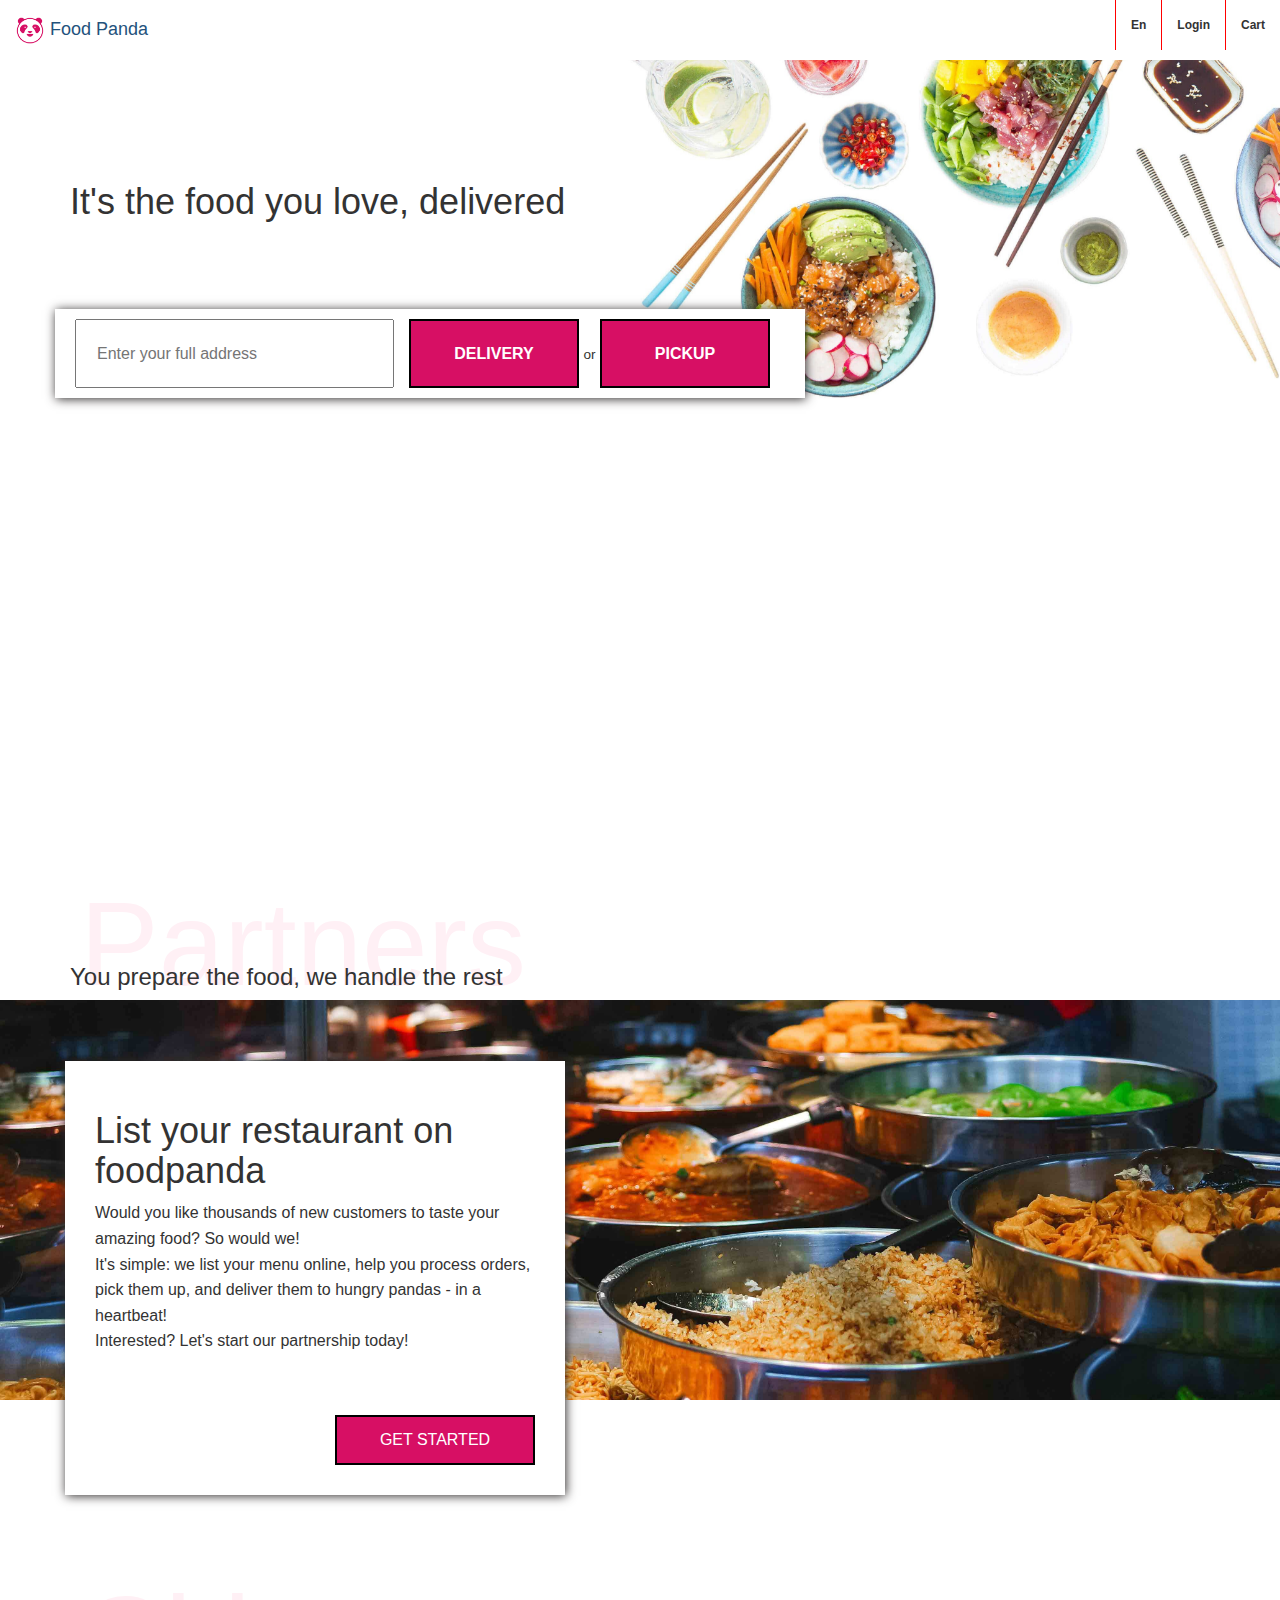
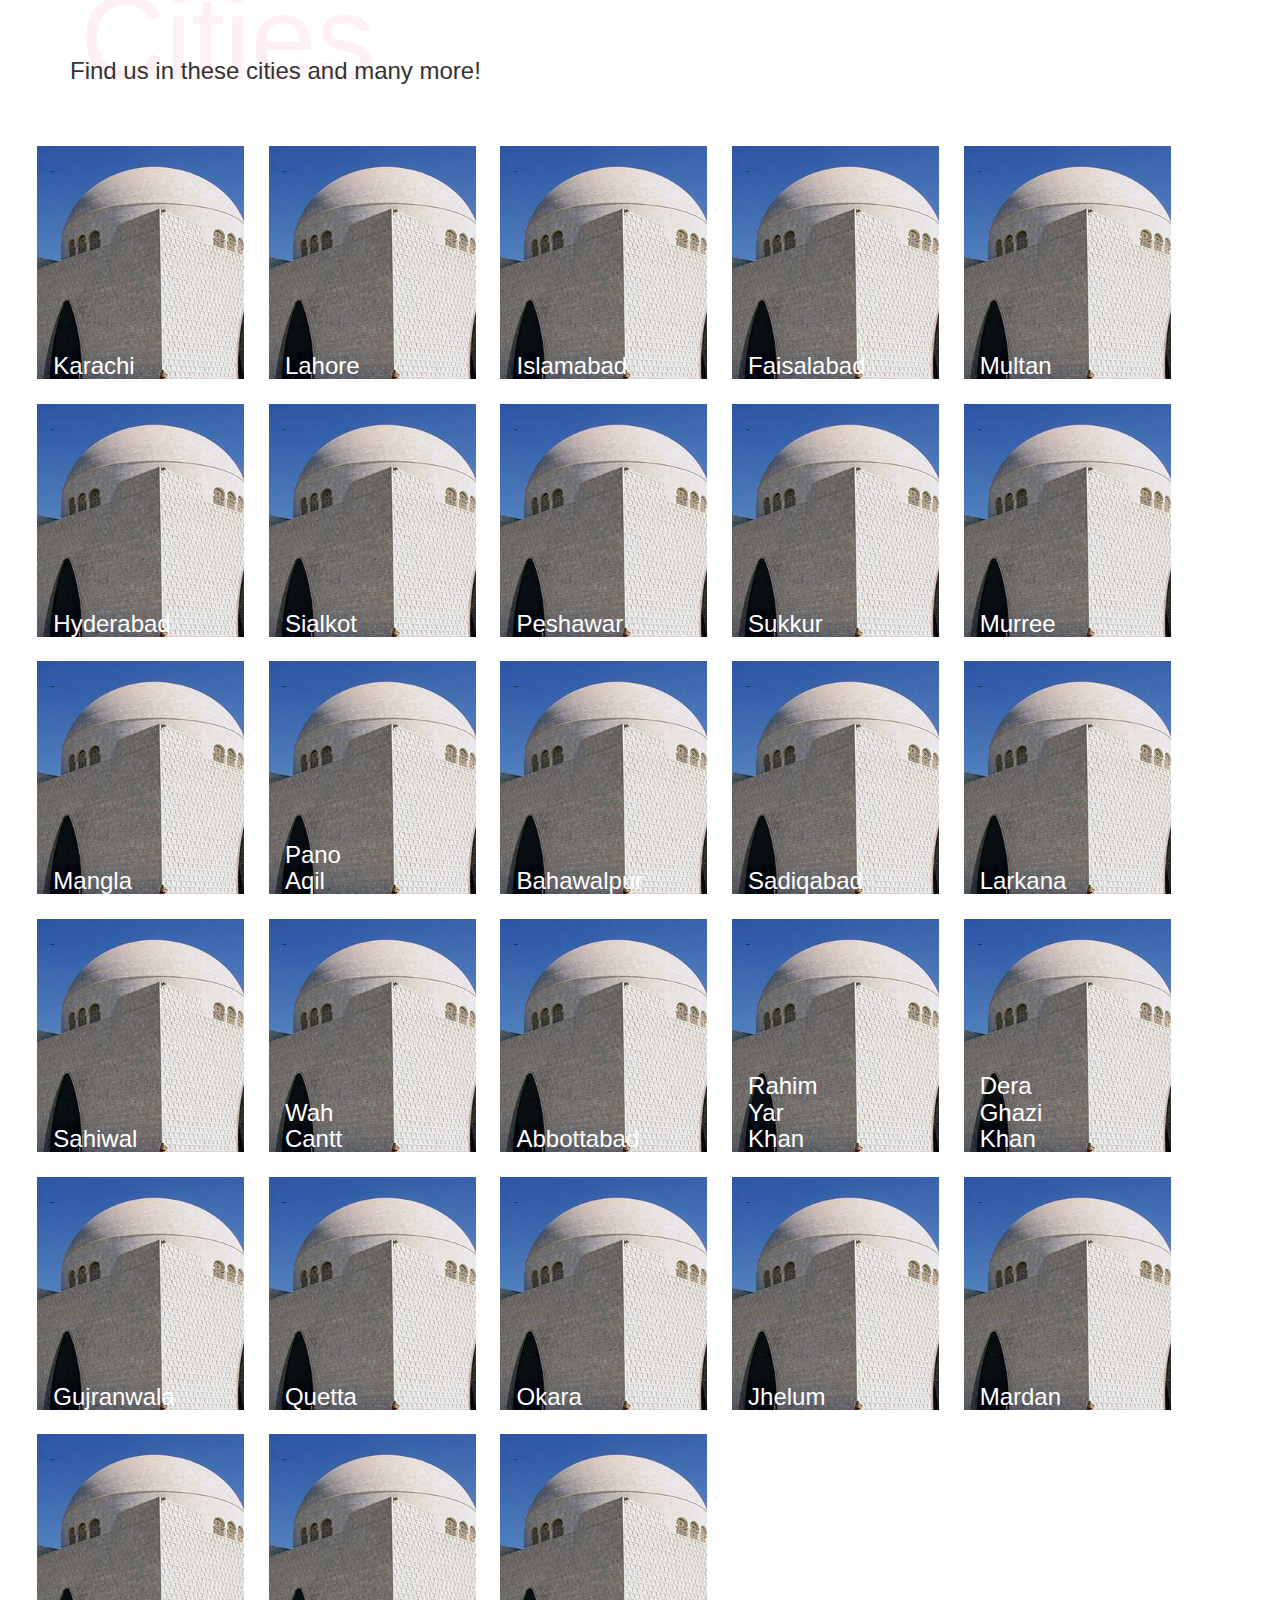
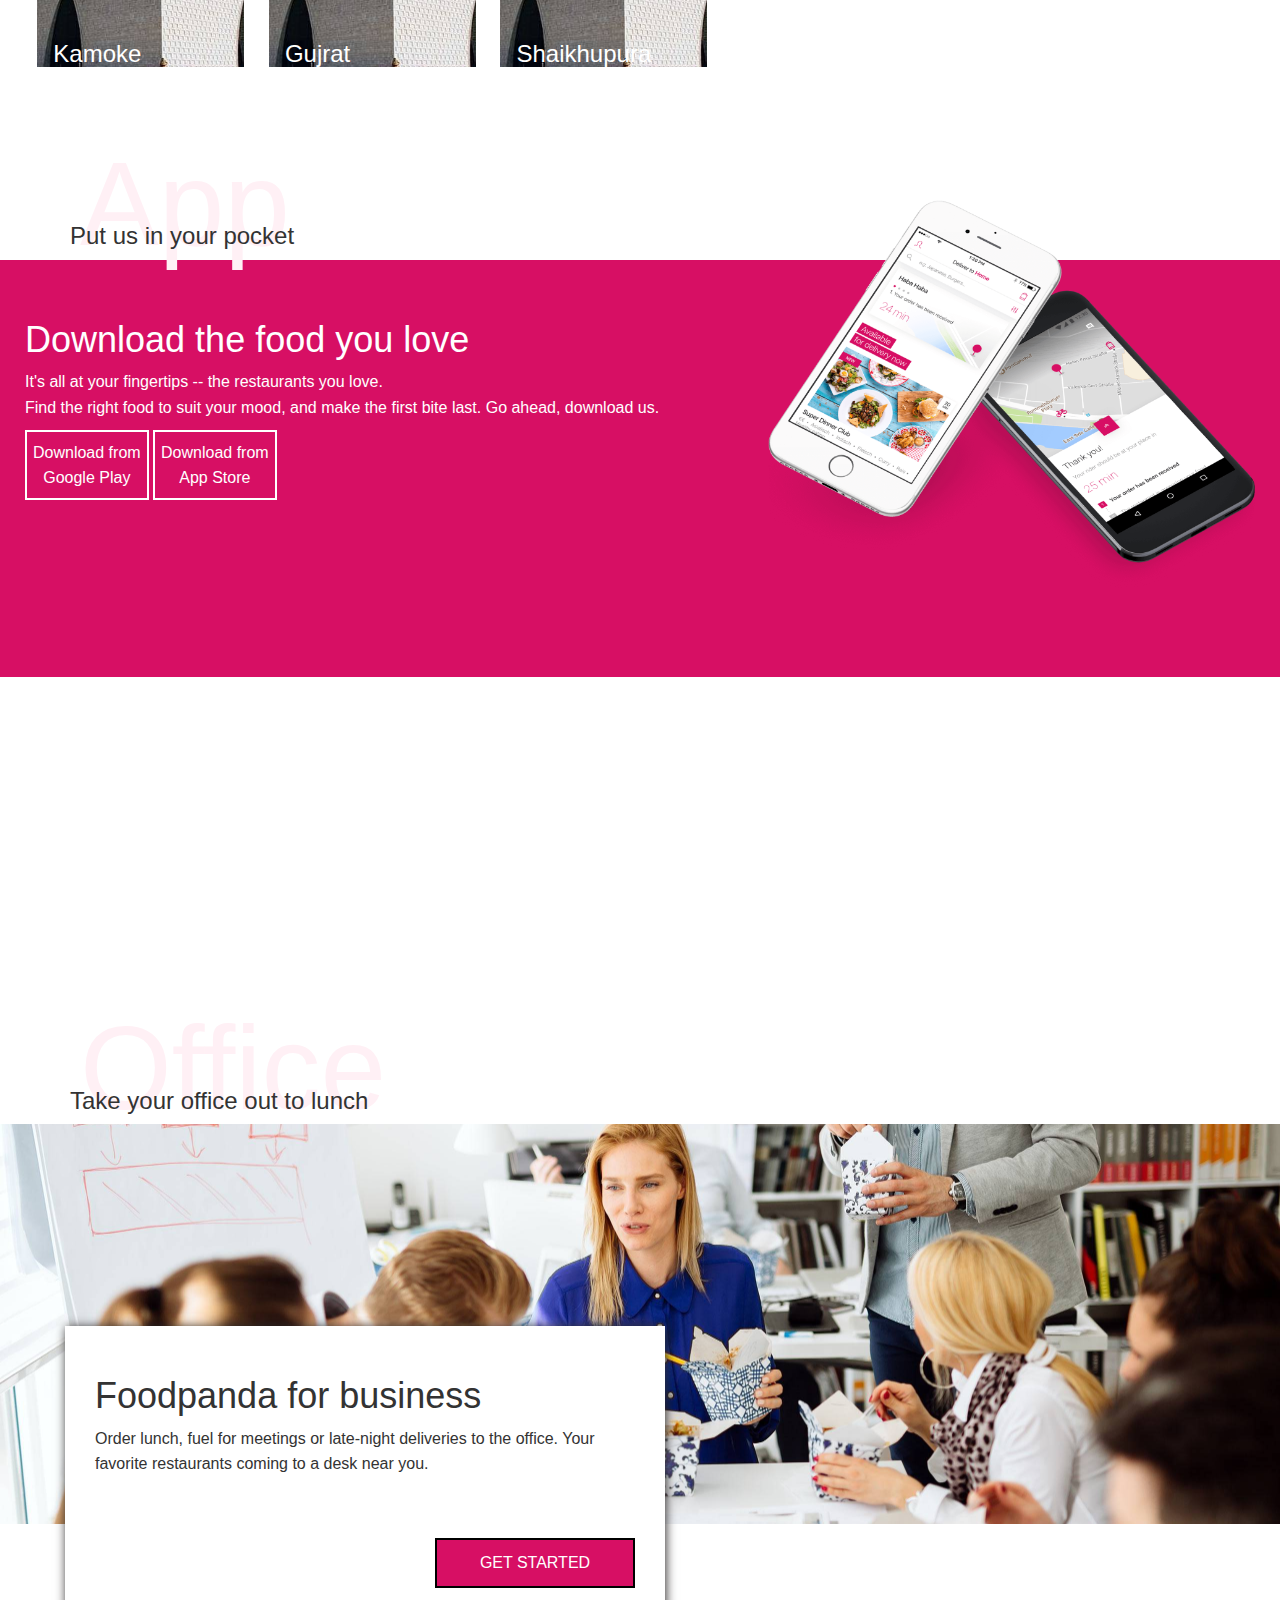
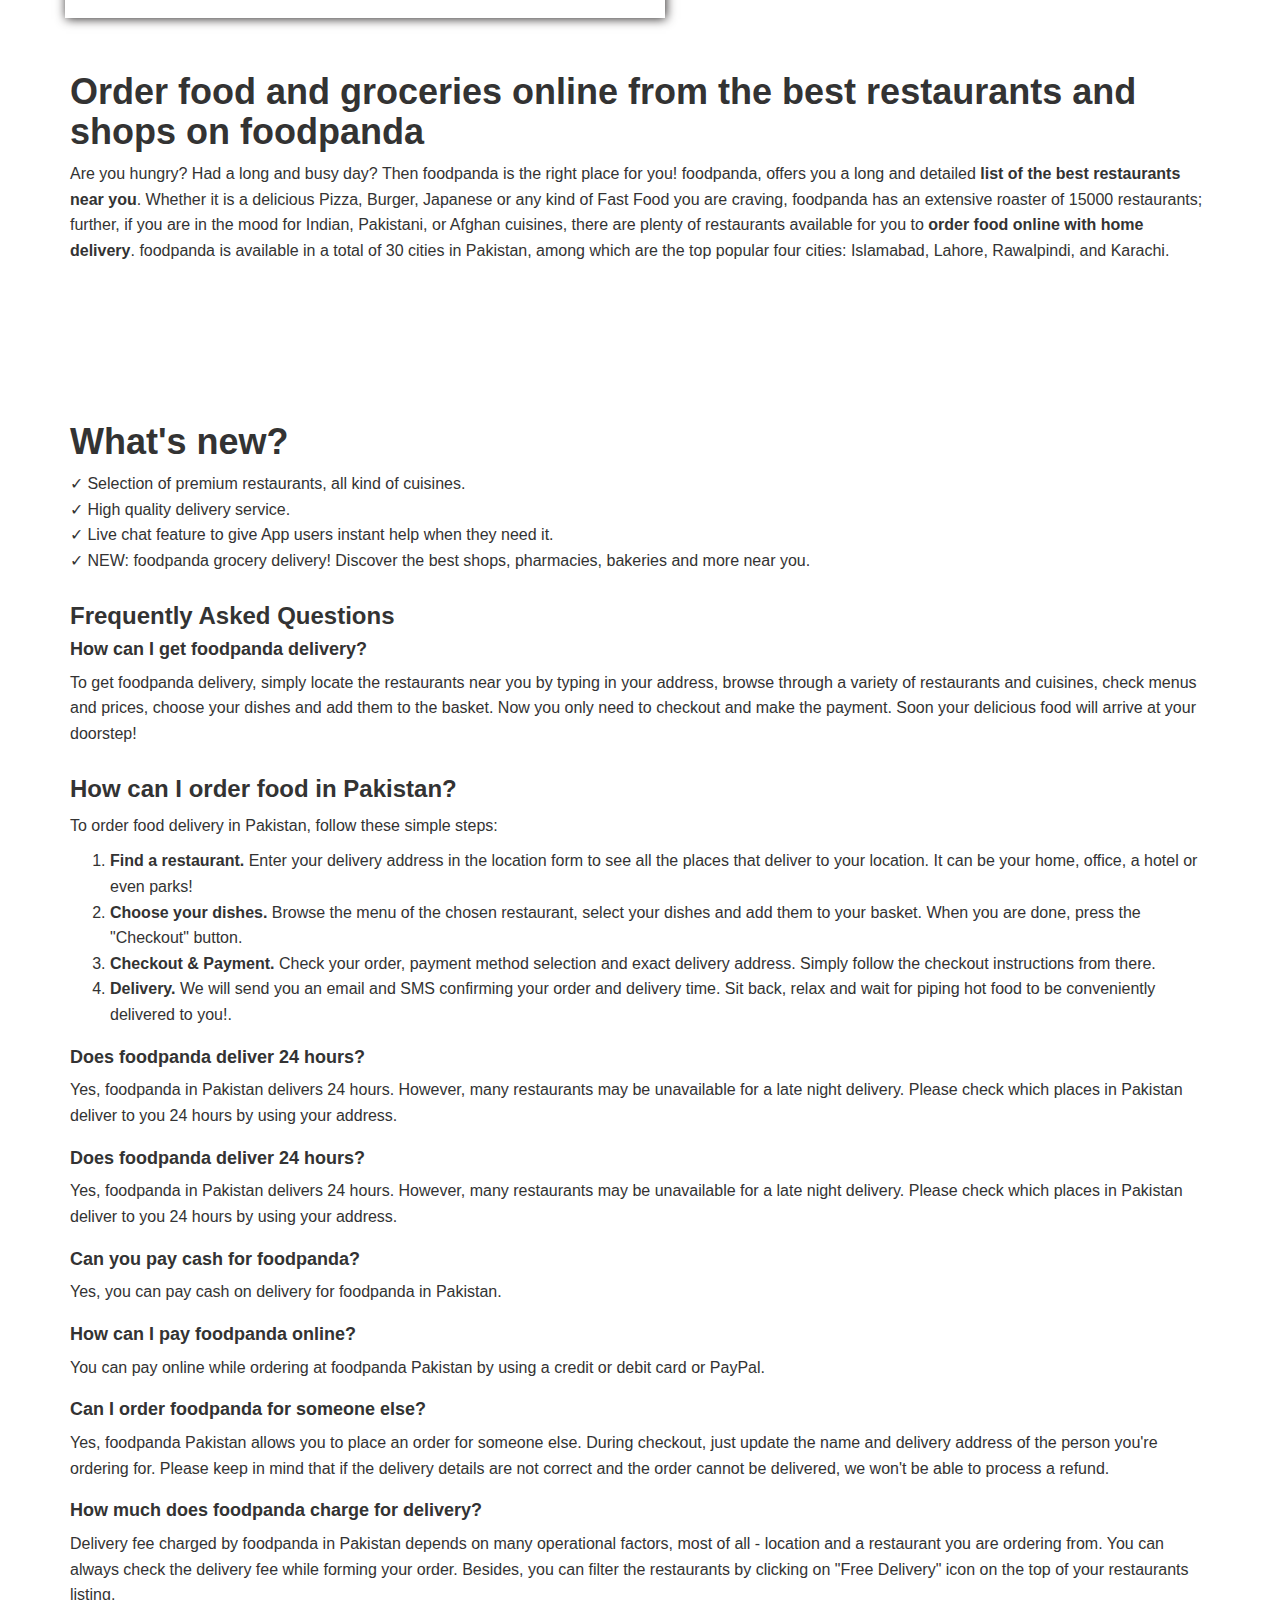
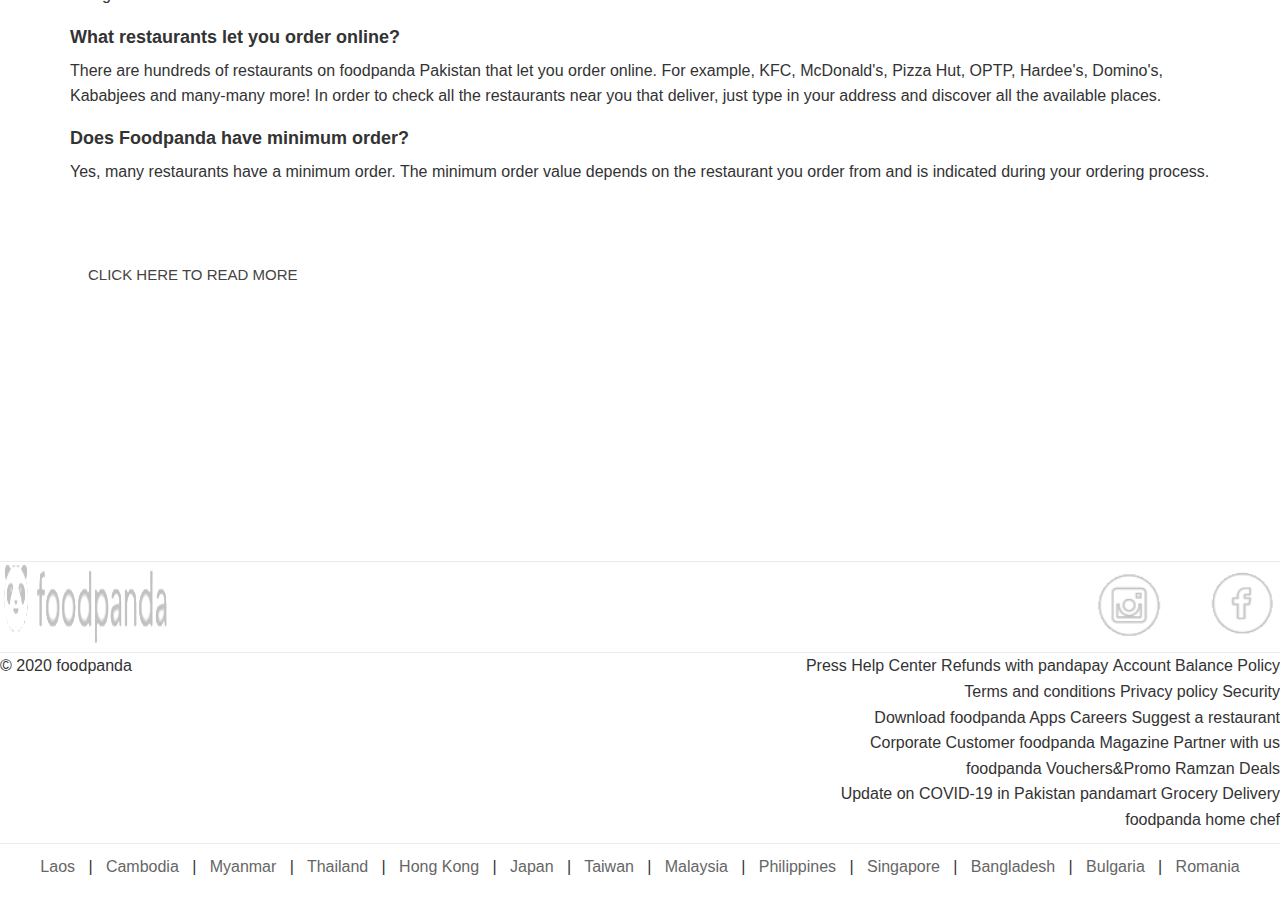
<file: index.html>
<!doctype html>
<html lang="en">
  <head>
    <!-- Required meta tags -->
    <meta charset="utf-8">
    <meta name="viewport" content="width=device-width, initial-scale=1">

    <!-- Bootstrap CSS -->
    <link rel="stylesheet" href="./css/bootstrap.min.css">
    <link rel="stylesheet" href="./css/styles.css">
    
    
    <title>Food Panda Clone</title>
  </head>

<body>
   
<!-- navbar -->
<div class="navbarWrapper">
<nav class="navbar navbar-light navbar-fixed-top" style="background-color: white;">
  <div class="container-fluid">
    <div class="navbar-header">
      <a class="navbar-brand" href="#">
        <img style="display: inline; width: 30px;" src="./images/foodpanda.webp" />
        <p style="display: inline;">
        Food Panda
        </p>
      </a>
    </div>


 
    
    <ul class="nav navbar-nav navbar-right"> 
      <li><a href="#">En</a></li>
      <li><a href="#">Login</a></li>
      <li><a href="#">Cart</a></li>
    </ul>
  </div>
</nav>
</div>
<!-- end of navbar -->

<!-- Small Screen NAvBAr -->
<div class="row smallScreenNavbarWrapper navbar-fixed-top">
  <div class="col-xs-4 col-sm-4 col-md-4 col-lg-4" > 
      <a class="navbar-brand" href="#">
      <img style="display: inline; width: 30px;" src="./images/account.png" />
    </a>
  </div>
  
  <div class="col-xs-4 col-sm-4 col-md-4 col-lg-4" style="height: 50px; text-align: center;">
      
     <img src="./images/foodpandaText.png" />
         
  </div>
 
  
    <div class="col-xs-2 col-sm-2 col-md-2 col-lg-2" style="float: right;" > 
     <img src="./images/cart.png" />
    </div>
    
</div>

<!-- end of small screen NavBar -->







<!-- sections -->
<div class="sections">

  
<!-- address SEction -->
<div class="addressSection conatiner-fluid">
  <div class="container">
    <br />
    <br />
     <br />
     <br />
  <h1 style="font-weight: 300;">It's the food you love, delivered</h1>
  <br />
  <br />
  <br />
  <div class="addressbar row">
    <input class="addressbarInput col-lg-2 col-md-2 col-sm-2" placeholder="Enter your full address" />
   <div class="w-100" class="xsSeperator" style="display: none;"></div>

       
  <div class="addressbarButtonsContainer container col-lg-2 col-md-2 col-sm-2">
    
    <button >DELIVERY</button>
    <small >or</small>
    <button >PICKUP</button>
   

</div>
</div>
</div>

    
</div>




</div>

<!-- end of adress section -->


<!--Small Screen address SEction -->
<center class="smallScreenAddressSectionWrapper">
<div class="smallScreenAddressSection conatiner-fluid">
  <div class="container">
    <br />
    <br />
     <br />
     <br />
  <h1 style="font-weight: 300;">It's the food you love, delivered</h1>
  <br />
  <br />
  <br />
  <div class="addressbar row">
    <input class="addressbarInput col-lg-2 col-md-2 col-sm-2" placeholder="Enter your full address" />
   <div class="w-100" class="xsSeperator" style="display: none;"></div>

       
  <div class="addressbarButtonsContainer container col-lg-2 col-md-2 col-sm-2">
    
    <button >DELIVERY</button>
    <small >or</small>
    <button >PICKUP</button>
   

</div>
</div>
</div>

    
</div>




</div>
</center>
<!-- end of Small Screen adress section -->



<!-- Partnering Section -->
<div class="partneringSection">
  <div class="container"> 
<h1 style="color:lavenderblush; padding-left: 10px; font-size: 118px;">Partners</h1>
<h3 style="margin-top: -56px;">You prepare the food, we handle the rest</h3>
</div>
  <div class="container-fluid partneringSectionbg">
<div class="container" style="width: 500px; background-color: white; margin-left: 0px; padding: 30px; margin: 61px 50px 10px;   box-shadow: 1px 1px 10px rgb(48, 45, 45);">
  <h1>List your restaurant on foodpanda</h1>
  <p>Would you like thousands of new customers to taste your amazing food? So would we!<br />
    It's simple: we list your menu online, help you process orders, pick them up, and deliver them to hungry pandas - in a heartbeat!
    <br />Interested? Let's start our partnership today!</p>

    <br />
    <br />
    <button style="float: right; width: 200px;" class="simpleButton">GET STARTED</button>
</div>
  </div>
  
  <br />
  <br />
  <br />
  <br />
  <br />
  <br />
</div>
<!-- End of Partnering Section -->

  <!--Small Screen Partnering Section -->
  <div class="smallScreenPartneringSection">
    <div class="container">
      <h1 style="color:lavenderblush; padding-left: 10px; font-size: 118px;">Partners</h1>
      <h3 style="margin-top: -56px;">You prepare the food, we handle the rest</h3>
    </div>
    <div class="container-fluid partneringSectionbg">
      <center>
      <div class="container"
        style=" background-color: white; font-size: x-small; margin-left: 0px; padding: 30px; margin: 61px 50px 10px;   box-shadow: 1px 1px 10px rgb(48, 45, 45);">
        <h1>List your restaurant on foodpanda</h1>
        <p>Would you like thousands of new customers to taste your amazing food? So would we!<br />
          It's simple: we list your menu online, help you process orders, pick them up, and deliver them to hungry
          pandas - in a heartbeat!
          <br />Interested? Let's start our partnership today!
        </p>

        <br />
        <br />
        <center>
        <button style=" width: 200px;" class="simpleButton">GET STARTED</button>
        </center>
      </div>
</center>

    </div>
    <br />
    <br />
    <br />
    <br />
    <br />
    <br />

  </div>
  <!-- End of Small Screen Partnering Section -->
 
<!-- Cities Section -->

<div class="citisSection">
  <div class="container"> 
<h1 style="color:lavenderblush; padding-left: 10px; font-size: 118px;">Cities</h1>
<h3 style="margin-top: -56px;">Find us in these cities and many more!</h3>
</div>
<div class="cities">
<div class="row  citiesRow" style="overflow-x: scroll; overflow-y: hidden;">
 
<!-- karachi -->
  <div class="city col-lg-5 col-md-5 col-sm-1 col-xs-1" id="city" style="background-image: url(./images/cities/Karachi.jpg);">
    <div class="citynav">
      <h1 class="cityLetter">K</h1>
    <h3 class="cityName" >Karachi</h3>
    <button class="citybtn" id="citybtn" >></button>
    </div>
  </div>
<!-- Lahore -->
  <div class="city col-lg-5 col-md-5 col-sm-1 col-xs-1" id="city" style="background-image: url(./images/cities/Karachi.jpg);">
    <div class="citynav">
      <h1 class="cityLetter">L</h1>
    <h3 class="cityName" >Lahore</h3>
    <button class="citybtn" id="citybtn" >></button>
    </div>
  </div>
 <!-- Islamabad -->
 <div class="city col-lg-5 col-md-5 col-sm-1 col-xs-1" id="city" style="background-image: url(./images/cities/Karachi.jpg);">
  <div class="citynav">
    <h1 class="cityLetter">I</h1>
  <h3 class="cityName" >Islamabad</h3>
  <button class="citybtn" id="citybtn" >></button>
  </div>
</div>
<!-- Faisalabad -->
<div class="city col-lg-5 col-md-5 col-sm-1 col-xs-1" id="city" style="background-image: url(./images/cities/Karachi.jpg);">
  <div class="citynav">
    <h1 class="cityLetter">F</h1>
  <h3 class="cityName" >Faisalabad</h3>
  <button class="citybtn" id="citybtn" >></button>
  </div>
</div>
<!-- Multan -->
<div class="city col-lg-5 col-md-5 col-sm-1 col-xs-1" id="city" style="background-image: url(./images/cities/Karachi.jpg);">
  <div class="citynav">
    <h1 class="cityLetter">M</h1>
  <h3 class="cityName" >Multan</h3>
  <button class="citybtn" id="citybtn" >></button>
  </div>
</div>
<!-- Hyderabad -->
<div class="city col-lg-5 col-md-5 col-sm-1 col-xs-1" id="city" style="background-image: url(./images/cities/Karachi.jpg);">
  <div class="citynav">
    <h1 class="cityLetter">H</h1>
  <h3 class="cityName" >Hyderabad</h3>
  <button class="citybtn" id="citybtn" >></button>
  </div>
</div>
<!-- Sialkot -->
<div class="city col-lg-5 col-md-5 col-sm-1 col-xs-1" id="city" style="background-image: url(./images/cities/Karachi.jpg);">
  <div class="citynav">
    <h1 class="cityLetter">S</h1>
  <h3 class="cityName" >Sialkot</h3>
  <button class="citybtn" id="citybtn" >></button>
  </div>
</div>
<!-- Peshawar -->
<div class="city col-lg-5 col-md-5 col-sm-1 col-xs-1" id="city" style="background-image: url(./images/cities/Karachi.jpg);">
  <div class="citynav">
    <h1 class="cityLetter">P</h1>
  <h3 class="cityName" >Peshawar</h3>
  <button class="citybtn" id="citybtn" >></button>
  </div>
</div>
<!-- Sukkur -->
<div class="city col-lg-5 col-md-5 col-sm-1 col-xs-1" id="city" style="background-image: url(./images/cities/Karachi.jpg);">
  <div class="citynav">
    <h1 class="cityLetter">S</h1>
  <h3 class="cityName" >Sukkur</h3>
  <button class="citybtn" id="citybtn" >></button>
  </div>
</div>
<!-- Murree -->
<div class="city col-lg-5 col-md-5 col-sm-1 col-xs-1" id="city" style="background-image: url(./images/cities/Karachi.jpg);">
  <div class="citynav">
    <h1 class="cityLetter">M</h1>
  <h3 class="cityName" >Murree</h3>
  <button class="citybtn" id="citybtn" >></button>
  </div>
</div>
<!-- Mangla -->
<div class="city col-lg-5 col-md-5 col-sm-1 col-xs-1" id="city" style="background-image: url(./images/cities/Karachi.jpg);">
  <div class="citynav">
    <h1 class="cityLetter">M</h1>
  <h3 class="cityName" >Mangla</h3>
  <button class="citybtn" id="citybtn" >></button>
  </div>
</div>
<!-- Pano Aqil -->
<div class="city col-lg-5 col-md-5 col-sm-1 col-xs-1" id="city" style="background-image: url(./images/cities/Karachi.jpg);">
  <div class="citynav">
    <h1 class="cityLetter">P</h1>
  <h3 class="cityName" >Pano Aqil</h3>
  <button class="citybtn" id="citybtn" >></button>
  </div>
</div>
<!-- Bahawalpur -->
<div class="city col-lg-5 col-md-5 col-sm-1 col-xs-1" id="city" style="background-image: url(./images/cities/Karachi.jpg);">
  <div class="citynav">
    <h1 class="cityLetter">B</h1>
  <h3 class="cityName" >Bahawalpur</h3>
  <button class="citybtn" id="citybtn" >></button>
  </div>
</div>
<!-- Sadiqabad -->
<div class="city col-lg-5 col-md-5 col-sm-1 col-xs-1" id="city" style="background-image: url(./images/cities/Karachi.jpg);">
  <div class="citynav">
    <h1 class="cityLetter">B</h1>
  <h3 class="cityName" >Sadiqabad</h3>
  <button class="citybtn" id="citybtn" >></button>
  </div>
</div>
<!-- Larkana -->
<div class="city col-lg-5 col-md-5 col-sm-1 col-xs-1" id="city" style="background-image: url(./images/cities/Karachi.jpg);">
  <div class="citynav">
    <h1 class="cityLetter">L</h1>
  <h3 class="cityName" >Larkana</h3>
  <button class="citybtn" id="citybtn" >></button>
  </div>
</div>
<!-- Sahiwal -->
<div class="city col-lg-5 col-md-5 col-sm-1 col-xs-1" id="city" style="background-image: url(./images/cities/Karachi.jpg);">
  <div class="citynav">
    <h1 class="cityLetter">S</h1>
  <h3 class="cityName" >Sahiwal</h3>
  <button class="citybtn" id="citybtn" >></button>
  </div>
</div>
<!-- Wah Cantt -->
<div class="city col-lg-5 col-md-5 col-sm-1 col-xs-1" id="city" style="background-image: url(./images/cities/Karachi.jpg);">
  <div class="citynav">
    <h1 class="cityLetter">W</h1>
  <h3 class="cityName" >Wah Cantt</h3>
  <button class="citybtn" id="citybtn" >></button>
  </div>
</div>
<!-- Abbottabad -->
<div class="city col-lg-5 col-md-5 col-sm-1 col-xs-1" id="city" style="background-image: url(./images/cities/Karachi.jpg);">
  <div class="citynav">
    <h1 class="cityLetter">A</h1>
  <h3 class="cityName" >Abbottabad</h3>
  <button class="citybtn" id="citybtn" >></button>
  </div>
</div>
<!-- Rahim Yar Khan -->
<div class="city col-lg-5 col-md-5 col-sm-1 col-xs-1" id="city" style="background-image: url(./images/cities/Karachi.jpg);">
  <div class="citynav">
    <h1 class="cityLetter">R</h1>
  <h3 class="cityName" >Rahim Yar Khan</h3>
  <button class="citybtn" id="citybtn" >></button>
  </div>
</div>
<!-- Dera Ghani Khan -->
<div class="city col-lg-5 col-md-5 col-sm-1 col-xs-1" id="city" style="background-image: url(./images/cities/Karachi.jpg);">
  <div class="citynav">
    <h1 class="cityLetter">D</h1>
  <h3 class="cityName" >Dera Ghazi Khan</h3>
  <button class="citybtn" id="citybtn" >></button>
  </div>
</div>
<!-- Gujranwala -->
<div class="city col-lg-5 col-md-5 col-sm-1 col-xs-1" id="city" style="background-image: url(./images/cities/Karachi.jpg);">
  <div class="citynav">
    <h1 class="cityLetter">G</h1>
  <h3 class="cityName" >Gujranwala</h3>
  <button class="citybtn" id="citybtn" >></button>
  </div>
</div>
<!-- Quetta -->
<div class="city col-lg-5 col-md-5 col-sm-1 col-xs-1" id="city" style="background-image: url(./images/cities/Karachi.jpg);">
  <div class="citynav">
    <h1 class="cityLetter">Q</h1>
  <h3 class="cityName" >Quetta</h3>
  <button class="citybtn" id="citybtn" >></button>
  </div>
</div>
<!-- Okara -->
<div class="city col-lg-5 col-md-5 col-sm-1 col-xs-1" id="city" style="background-image: url(./images/cities/Karachi.jpg);">
  <div class="citynav">
    <h1 class="cityLetter">O</h1>
  <h3 class="cityName" >Okara</h3>
  <button class="citybtn" id="citybtn" >></button>
  </div>
</div>
<!-- Jhelum -->
<div class="city col-lg-5 col-md-5 col-sm-1 col-xs-1" id="city" style="background-image: url(./images/cities/Karachi.jpg);">
  <div class="citynav">
    <h1 class="cityLetter">J</h1>
  <h3 class="cityName" >Jhelum</h3>
  <button class="citybtn" id="citybtn" >></button>
  </div>
</div>
<!-- Mardan -->
<div class="city col-lg-5 col-md-5 col-sm-1 col-xs-1" id="city" style="background-image: url(./images/cities/Karachi.jpg);">
  <div class="citynav">
    <h1 class="cityLetter">M</h1>
  <h3 class="cityName" >Mardan</h3>
  <button class="citybtn" id="citybtn" >></button>
  </div>
</div>
<!-- Kamoke -->
<div class="city col-lg-5 col-md-5 col-sm-1 col-xs-1" id="city" style="background-image: url(./images/cities/Karachi.jpg);">
  <div class="citynav">
    <h1 class="cityLetter">K</h1>
  <h3 class="cityName" >Kamoke</h3>
  <button class="citybtn" id="citybtn" >></button>
  </div>
</div>
<!-- Gujrat -->
<div class="city col-lg-5 col-md-5 col-sm-1 col-xs-1" id="city" style="background-image: url(./images/cities/Karachi.jpg);">
  <div class="citynav">
    <h1 class="cityLetter">G</h1>
  <h3 class="cityName" >Gujrat</h3>
  <button class="citybtn" id="citybtn" >></button>
  </div>
</div>
<!-- Sheikhupura -->
<div class="city col-lg-5 col-md-5 col-sm-1 col-xs-1" id="city" style="background-image: url(./images/cities/Karachi.jpg);">
  <div class="citynav">
    <h1 class="cityLetter">S</h1>
  <h3 class="cityName" >Shaikhupura</h3>
  <button class="citybtn" id="citybtn" >></button>
  </div>
</div>
  
</div>
</div>
</div>

<!-- end of cities section -->


  <!--Mobile App Section -->
  <div class="downloadMobileApp">
    <div class="container">
      <h1 style="color:lavenderblush; padding-left: 10px; font-size: 118px;">App</h1>
      <h3 style="margin-top: -56px;">Put us in your pocket</h3>
    </div>
    <div  style="background-color: #D70F64;    height: 417px;     padding: 40px;     color: white;">
      <div class="row">
      <div>
      </div>
      <div class="col">
<img src="images/apps.png" style="height: 388px;     margin-top: -100px;     float: right;"/>
</div>
        <div class="col">
        <h1>Download the food you love</h1>
        <p>It's all at your fingertips -- the restaurants you love. <br />Find the right food to suit your mood, and make the first bite last. Go ahead, download us.</p>
        </p>
        <div>
          <button class="getButton">
            Download from<br /> Google Play
          </button>
          <button class="getButton" style="display: inline;">
          Download from<br /> App Store
          </button>
        </div>
    
        <br />
        <br />
    

 
      </div>
      </div>

    </div>
    <br />
    <br />
    <br />
    <br />
    <br />
    <br />

  </div>
  <!-- Mobile App Section -->
   <!--Small Screen Mobile App Section -->
   <div class="smallScreenDownloadMobileApp">
    <div class="container">
      <h1 style="color:lavenderblush; padding-left: 10px; font-size: 118px;">App</h1>
      <h3 style="margin-top: -56px;">Put us in your pocket</h3>
    </div>
    <div  style="background-color: #D70F64;    height: 430px;     padding: 40px;     color: white;">
      <div >
      <div>
        <div >
          <center>
          <img src="images/apps.png" style="height: 200px; margin-top: -50px;"/>
        <h1>Download the food you love</h1>
        <p>It's all at your fingertips -- the restaurants you love. <br />Find the right food to suit your mood, and make the first bite last. Go ahead, download us.</p>
        </p>
        <div>
          <button class="getButton">
            Download from Google Play
          </button>
          <button class="getButton" style="display: inline;">
          Download from App Store
          </button>
          </center>
        </div>
        </div>
        
         
        <br />
        <br />
    

 
      </div>
      </div>

    </div>
    <br />
    <br />
    <br />
    <br />
    <br />
    <br />

  </div>
  <!--End of Small Screen Mobile App Section -->
  <!-- Office Section Section -->
<div class="officeSection">
  <div class="container"> 
<h1 style="color:lavenderblush; padding-left: 10px; font-size: 118px;">Office</h1>
<h3 style="margin-top: -56px;">Take your office out to lunch</h3>
</div>
  <div class="container-fluid officeSectionBg">
<div class="container" style="width: 600px; background-color: white; margin-left: 0px; padding: 30px;     margin: 202px 50px 10px;   box-shadow: 1px 1px 10px rgb(48, 45, 45);">
  <h1>Foodpanda for business</h1>
  <p>Order lunch, fuel for meetings or late-night deliveries to the office. Your favorite restaurants coming to a desk near you.</p>

    <br />
    <br />
    <button style="float: right; width: 200px;" class="simpleButton">GET STARTED</button>
</div>
  </div>
  
 
</div>
<!-- End of Office Section -->

 <!--Small Screen Office Section Section -->
 <div class="smallScreenOfficeSection">
  <center>
  <div class="container"> 
<h1 style="color:lavenderblush; padding-left: 10px; font-size: 118px;">Office</h1>
<h3 style="margin-top: -56px;">Take your office out to lunch</h3>
</div>
  <div class="container-fluid officeSectionBg">
<div class="container" style=" background-color: white; margin-left: 0px; padding: 30px;     margin: 202px 0px 0px 0px;   box-shadow: 1px 1px 10px rgb(48, 45, 45);">
  <h1>Foodpanda for business</h1>
  <p>Order lunch, fuel for meetings or late-night deliveries to the office. Your favorite restaurants coming to a desk near you.</p>

    <br />
    <br />
   
    <button style=" width: 200px;" class="simpleButton">GET STARTED</button>
    
</div>
  </div>
  
 </center>
</div>
<!-- End of Small Screen Office Section -->

</div>
<!-- end of sections -->
<br />
<br />
<br />
<br />
<br />
<div class="container-fluid">
  <div class="container" style="word-wrap: break-word;">
    <h1><b>Order food and groceries online from the best restaurants and shops on foodpanda</b></h1>
    <p>
      Are you hungry? Had a long and busy day? Then foodpanda is the right place for you! foodpanda, offers you a long and detailed <b>list of the best restaurants near you</b>. Whether it is a delicious Pizza, Burger, Japanese or any kind of Fast Food you are craving, foodpanda has an extensive roaster of 15000 restaurants; further, if you are in the mood for Indian, Pakistani, or Afghan cuisines, there are plenty of restaurants available for you to <b>order food online with home delivery</b>. foodpanda is available in a total of 30 cities in Pakistan, among which are the top popular four cities: Islamabad, Lahore, Rawalpindi, and Karachi.
    </p>
  </div>
</div>

    
<br />
<br />
<br />
<br />
<br />
<div class="container-fluid">
<div class="container" style="word-wrap: break-word;">
  <h1><b>What's new?</b></h1>
  <p>
    ✓ Selection of premium restaurants, all kind of cuisines.<br />
✓ High quality delivery service.<br />
✓ Live chat feature to give App users instant help when they need it.<br />
✓ NEW: foodpanda grocery delivery! Discover the best shops, pharmacies, bakeries and more near you.
  </p> 
</div>
</div>

 <!-- end section -->
 <div class="container-fluid">
  <div class="container" style="word-wrap: break-word;">
    <h3><strong>Frequently Asked Questions</strong></h3>
    <h4 ><strong>How can I get foodpanda delivery?</strong></h4>
    <p> To get foodpanda delivery, simply locate the restaurants near you by typing in your address, browse through a variety of restaurants and cuisines, check menus and prices, choose your dishes and add them to the basket. Now you only need to checkout and make the payment. Soon your delicious food will arrive at your doorstep!</p>
  </div>
  <div class="container" style="word-wrap: break-word;">
    <h3><strong>How can I order food in Pakistan?</strong></h3>
    <p> To order food delivery in Pakistan, follow these simple steps:
    </p><ol>
    <li><strong> Find a restaurant.</strong> Enter your delivery address in the location form to see all the places that deliver to your location. It can be your home, office, a hotel or even parks! </li>
    <li> <strong>Choose your dishes.</strong> Browse the menu of the chosen restaurant, select your dishes and add them to your basket. When you are done, press the "Checkout" button.</li>
    <li> <strong>Checkout &amp; Payment.</strong> Check your order, payment method selection and exact delivery address. Simply follow the checkout instructions from there. </li>
    <li> <strong>Delivery. </strong>We will send you an email and SMS confirming your order and delivery time. Sit back, relax and wait for piping hot food to be conveniently delivered to you!. </li>
    </ol>
  </div>

  <div class="container" style="word-wrap: break-word;">
   
    <div >
      <h4 ><strong>Does foodpanda deliver 24 hours?</strong></h4>
      <div>
      <div >
      <p>Yes, foodpanda in Pakistan delivers 24 hours. However, many restaurants may be unavailable for a late night delivery. Please check which places in Pakistan deliver to you 24 hours by using your address.</p>
      </div>
      </div>
      </div>

  </div>

  <div class="container" style="word-wrap: break-word;">
    <h4 ><strong>Does foodpanda deliver 24 hours?</strong></h4>
    <p>Yes, foodpanda in Pakistan delivers 24 hours. However, many restaurants may be unavailable for a late night delivery. Please check which places in Pakistan deliver to you 24 hours by using your address.</p>
  </div>

  <div class="container" style="word-wrap: break-word;">
    <h4 ><strong>Can you pay cash for foodpanda?</strong></h4>
    <p>Yes, you can pay cash on delivery for foodpanda in Pakistan.</p>
  </div>

  <div class="container" style="word-wrap: break-word;">
    <h4 ><strong>How can I pay foodpanda online?</strong></h4>
    <p>You can pay online while ordering at foodpanda Pakistan by using a credit or debit card or PayPal.</p>
  </div>

  <div class="container" style="word-wrap: break-word;">
    <h4 ><strong>Can I order foodpanda for someone else?</strong></h4>
    <p>Yes, foodpanda Pakistan allows you to place an order for someone else. During checkout, just update the name and delivery address of the person you're ordering for. Please keep in mind that if the delivery details are not correct and the order cannot be delivered, we won't be able to process a refund.</p>
  </div>

  <div class="container" style="word-wrap: break-word;">
    <h4 ><strong>How much does foodpanda charge for delivery?</strong></h4>
    <p>Delivery fee charged by foodpanda in Pakistan depends on many operational factors, most of all - location and a restaurant you are ordering from. You can always check the delivery fee while forming your order. Besides, you can filter the restaurants by clicking on "Free Delivery" icon on the top of your restaurants listing.</p>
  </div>

  <div class="container" style="word-wrap: break-word;">
    <h4 ><strong>What restaurants let you order online?</strong></h4>
    <p>There are hundreds of restaurants on foodpanda Pakistan that let you order online. For example, KFC, McDonald's, Pizza Hut, OPTP, Hardee's, Domino's, Kababjees and many-many more! In order to check all the restaurants near you that deliver, just type in your address and discover all the available places.</p>
  </div>

  <div class="container" style="word-wrap: break-word;">
    <h4 ><strong>Does Foodpanda have minimum order?</strong></h4>
    <p>Yes, many restaurants have a minimum order. The minimum order value depends on the restaurant you order from and is indicated during your ordering process.


    </p>
  </div>
  <br />
  <br />

<div class="container">

  <button class="readMoreButton">CLICK HERE TO READ MORE</button>
</div>
</div>
<br />
<br />
<br />
<br />
<br />
<!-- end section -->

<br />
<br />
<br />
<br />
<br />

 <!-- footer -->

 <div class="footer">

  <div class="socialMediaLinks" style="    border-top: 1px solid #ebebeb;">
    <div class="row">
      <img src="./images/foodpanda2.png" style="    height: 90px;width: 200px;" class="col-lg-1" />
      <img src="./images/facebook.png" class="col-lg-1" style="float: right;" />
      <img src="images/instagram.png" class="col-lg-1"  style="float: right;"/>
    </div>
  </div>
  
  <div class="linksAndCopyrights" style="border-top:1px solid #ebebeb;">
    <div class="row">
      <p class="col-lg-2 copyright">© 2020 foodpanda</p>
  
   <div class="col-lg-10">
    <nav class="footer__nav">
      <ul ">
      <li><a href="https://www.foodpanda.pk/contents/press.htm">Press</a></li>
      <li class="contact-link" id="contact-link">
      <a href="/help-center" data-no-turbolink="true" target="_blank">Help Center</a>
      </li>
      <li><a href="https://www.foodpanda.pk/contents/pandapay">Refunds with pandapay</a></li>
      <li><a href="https://www.foodpanda.pk/contents/account-balance-policy">Account Balance Policy</a></li>
      <li><a href="https://www.foodpanda.pk/contents/terms-and-conditions.htm">Terms and conditions</a></li>
      <li><a href="https://www.foodpanda.pk/contents/privacy.htm">Privacy policy</a></li>
      <li><a href="https://www.foodora.com/security" target="_blank">Security</a></li>
      <li><a href="https://www.foodpanda.pk/contents/apps">Download foodpanda Apps</a></li>
      <li><a href="https://www.foodpanda.pk/contents/careers">Careers</a></li>
      <li><a href="https://www.foodpanda.pk/contents/suggest-a-restaurant">Suggest a restaurant</a></li>
      <li><a href="https://corporate.foodpanda.pk">Corporate Customer</a></li>
      <li><a href="https://magazine.foodpanda.pk/">foodpanda Magazine</a></li>
      <li><a href="https://restaurant.foodpanda.pk">Partner with us</a></li>
      <li><a href="https://www.foodpanda.pk/contents/deals">foodpanda Vouchers&amp;Promo</a></li>
      <li><a href="https://www.foodpanda.pk/contents/ramzan-deals">Ramzan Deals</a></li>
      <li><a href="https://www.foodpanda.pk/contents/coronavirus-covid-19">Update on COVID-19 in Pakistan</a></li>
      <li><a href="https://www.foodpanda.pk/contents/pandamart-grocery-delivery-pakistan">pandamart Grocery Delivery</a></li>
      <li><a href="https://www.foodpanda.pk/contents/homechefs">foodpanda home chef</a></li>
      </ul>
      </nav>
   </div>
     
    </div>
  
  </div>
  
  
  <div class="otherCountries">
   
      <p>
      <a href="https://www.foodpanda.la">Laos</a> &nbsp; | &nbsp;
      <a href="https://www.foodpanda.com.kh/">Cambodia</a> &nbsp; | &nbsp;
      <a href="https://www.foodpanda.com.mm/">Myanmar</a> &nbsp; | &nbsp;
      <a href="https://www.foodpanda.co.th/">Thailand</a> &nbsp; | &nbsp;
      <a href="https://www.foodpanda.hk/">Hong Kong</a> &nbsp; | &nbsp;
      <a href="https://www.foodpanda.co.jp/">Japan</a> &nbsp; | &nbsp;
      <a href="https://www.foodpanda.com.tw">Taiwan</a> &nbsp; | &nbsp;
      <a href="https://www.foodpanda.my/">Malaysia</a> &nbsp; | &nbsp;
      <a href="https://www.foodpanda.ph/">Philippines</a> &nbsp; | &nbsp;
      <a href="https://www.foodpanda.sg/">Singapore</a> &nbsp; | &nbsp;
      <a href="https://www.foodpanda.com.bd/">Bangladesh</a> &nbsp; | &nbsp;
      <a href="https://www.foodpanda.bg/">Bulgaria</a> &nbsp; | &nbsp;
      <a href="https://www.foodpanda.ro/">Romania</a>
      </p>
     
  </div>
  
  </div>
  
   <!-- end of footer -->
</body>
<script src="./logics.js" ></script>

    <!-- Optional JavaScript -->
    <!-- jQuery first, then Popper.js, then Bootstrap JS -->
   
  
</html>
</file>
<file: css/styles.css>
body {
  font-family: "Open Sans", Arial, sans-serif;
  font-weight: 300;
  line-height: 1.6;
  font-size: 1.6rem;
}

.navbarWrapper {
  background-color: white;
}
.navbar-brand {
  color: #dc317a;
}

.navbar-nav a {
  color: #333;
  line-height: 20px;
  border-left: 0.1rem solid red;
  font-size: 1.2rem;
  font-weight: 700;
}

.firstJumbotron {
  background-color: transparent;
}

.firstJumbotron h1 {
  margin: 0;
  font-size: 2.4rem;
  font-weight: 300;
  line-height: 1.4;
  color: #333;
}

@media (min-width: 480px) {
  .firstJumbotron h1 {
    font-size: 3.2rem;
  }

  @media (min-width: 1265px) {
    .firstJumbotron h1 {
      font-size: 4rem;
    }
  }
}

.firstJumbotron p {
  font-size: 1.6rem;
  font-weight: 300;
  line-height: 1.5;
  color: #707070;
  margin-bottom: 0;
}

.sections {
  padding-top: 60px;
}

.addressSection {
  background-image: url(../images/adressSection.jpg);
  background-position: center;
  background-repeat: no-repeat;
  background-size: cover;
  width: 100%;
  height: 800px;
}

.addressbar {
  background-color: white;
  padding: 10px;
  width: fit-content;
  padding-left: 20px;
  padding-right: 20px;
  box-shadow: 1px 1px 10px rgb(48, 45, 45);
}

.addressbar button {
  background-color: #d70f64;
  color: white;
  width: 170px;
  border-style: solid;

  padding: 20px;
  font-weight: 900;
}

.partneringSectionbg {
  background-image: url(../images/partneringSectionbg.jpg);
  background-position: center;
  background-repeat: no-repeat;
  background-size: cover;
  height: 400px;
}

.simpleButton {
  background-color: #d70f64;
  color: white;
  padding: 10px;
  border-style: solid;
}

.city {
  transition: 1s;
  width: 207px;
  height: 233px;
  background-position: center;
  background-repeat: no-repeat;
  background-size: 300px;
  margin: 1%;
  color: white;
  position: relative;
  animation: cityBackgroundSizeDecrease;
  animation-duration: 0.1s;
}

.citynav {
  position: absolute;
  bottom: 0px;
  width: 209px;
}
.citiesRow {
  padding: 40px;
}
.citybtn {
  transition: 1s;
  background-color: #d70f64;
  color: white;
  padding: 10px;
  border-style: solid;
  display: block;
  opacity: 0;
  float: right;
  margin: 0px 16px;
}

.city:hover .citybtn {
  opacity: 1;
}

.city:hover {
  transition: 1s;
  animation: backgroundSize;
  animation-duration: 1s;
  background-size: 350px;
}

@keyframes cityBackgroundSizeIncrease {
  from {
    background-size: 300px;
  }
  to {
    background-size: 350px;
  }
}

@keyframes cityBackgroundSizeDecrease {
  from {
    background-size: 350px;
  }
  to {
    background-size: 300px;
  }
}

.cityName {
  margin: 0px 267px -50px 1px;
  z-index: 2;
  position: relative;
}

.cityLetter {
  transition: 1s;
  opacity: 0;
  color: #333;
  font-size: 116px;
  margin: 0px 267px -50px 1px;
  opacity: 0;
}

.city:hover .cityLetter {
  opacity: 0.6;
}

.addressbarInput {
  padding: 20px;
  width: 319px;
}
.inline {
  display: inline;
}

@media (max-width: 768px) {
  .xsSeparator {
    display: block;
  }

  /* .addressbarButtonsContainer { 
    position: inherit;
    padding-right: 15px;
    padding-left: 15px;
    margin-right: auto;
    margin-left: auto;
    width: 100%;
  }*/

  .addressbarInput {
    width: 100%;
  }
}

.addressbarButtonsContainer {
  width: auto;
}

.smallScreenNavbarWrapper {
  display: none;
  background-color: white;
}

.smallScreenAddressSectionWrapper {
  display: none;
  background-image: url(../images/adressSection.jpg);
  background-position: center;
  background-repeat: no-repeat;
  background-size: cover;
  width: 100%;
  height: 800px;
}

.smallScreenPartneringSection {
  display: none;
}

.getButton {
  background-color: transparent;
  height: 70px;
  border-style: solid;
  border-color: white;
}
.smallScreenDownloadMobileApp {
  display: none;
}

.officeSectionBg {
  background-image: url(../images/office.jpg);
  background-position: center;
  background-repeat: no-repeat;
  background-size: cover;
  height: 400px;
}

.readMoreButton {
  background-color: #fff;
  color: #444;
  cursor: pointer;
  padding: 18px;
  width: 100%;
  border: none;
  text-align: left;
  outline: none;
  font-size: 15px;
  transition: 0.4s;
}

.readMoreButton:hover {
  background-color: #dddddd;
}

.footer__nav {
  text-align: right;
  padding-right: 0;
  float: right;
  width: 50%;
}

.footer__nav li a {
  cursor: pointer;
  color: #333;
  transition: color 0.1s linear;
}

.linksAndCopyright {
  border-top: 1px solid #ebebeb;
  padding-top: 24px;
  padding-bottom: 24px;
}

.footer__nav li {
  display: inline-block;
}

.otherCountries {
  float: left;
  width: 100%;
  height: auto;
  padding: 10px;
  border-top: 1px solid #ebebeb;
}

.otherCountries p {
  text-align: center;
}

.otherCountries a {
  color: #666;
  cursor: pointer;
}

.smallScreenOfficeSection {
  display: none;
}

@media (max-width: 767px) {
  .navbarWrapper {
    display: none;
  }

  .smallScreenNavbarWrapper {
    display: block;
  }

  .smallScreenNavbarWrapper a {
    color: #333;
    line-height: 20px;
    border-left: 0.1rem solid red;
    font-size: 1.2rem;
    font-weight: 700;
  }

  .smallScreenAddressSectionWrapper {
    display: block;
  }

  .addressSection {
    display: none;
  }

  .partneringSection {
    display: none;
  }

  .smallScreenPartneringSection {
    display: block;
  }
  .smallScreenDownloadMobileApp {
    display: block;
  }
  .downloadMobileApp {
    display: none;
  }

  .footer__nav {
    text-align: center;
  }

  .smallScreenOfficeSection {
    display: block;
  }

  .officeSection {
    display: none;
  }
}
</file>
